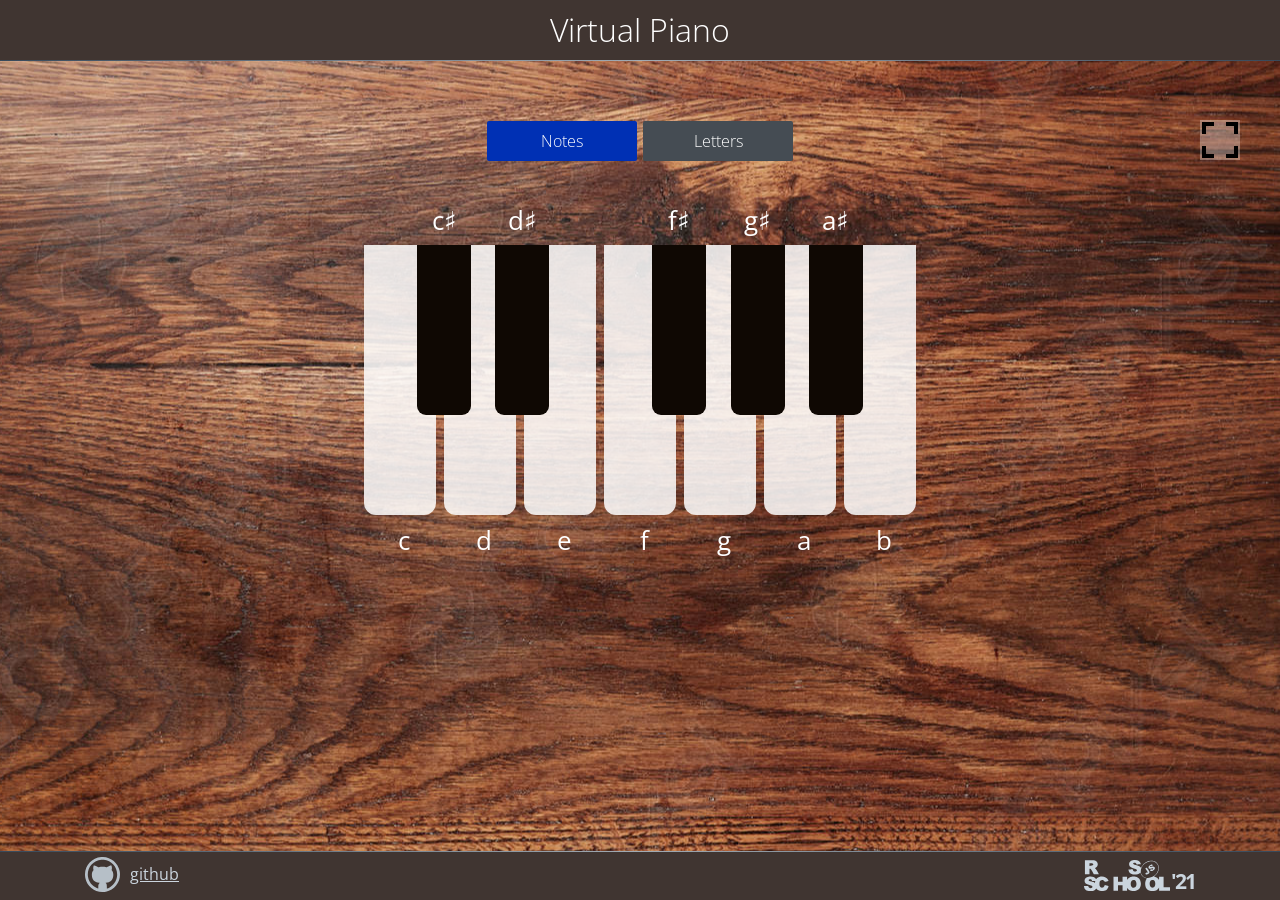
<file: index.html>
<!DOCTYPE html>
<html lang="en">
  <head>
    <meta charset="UTF-8" />
    <meta http-equiv="X-UA-Compatible" content="IE=edge" />
    <meta name="viewport" content="width=device-width, initial-scale=1.0" />
    <link href="assets/piano.ico" rel="shortcut icon" />

    <link href="https://fonts.gstatic.com" rel="preconnect" />
    <link
      href="https://fonts.googleapis.com/css2?family=Open+Sans+Condensed:wght@300&family=Open+Sans:wght@300;400;800&display=swap"
      rel="stylesheet"
    />
    <link href="style.css" rel="stylesheet" />
    <title>virtual-piano</title>
  </head>

  <body>
    <header class="header">
      <h1 class="header-title">Virtual Piano</h1>
    </header>
    <main class="main">
      <div class="btn-container">
        <button class="btn btn-notes btn-active">Notes</button>
        <button class="btn btn-letters">Letters</button>
      </div>
      <div class="piano">
        <div class="piano-key" data-letter="D" data-note="c"></div>
        <div class="piano-key" data-letter="F" data-note="d"></div>
        <div class="piano-key" data-letter="G" data-note="e"></div>
        <div class="piano-key" data-letter="H" data-note="f"></div>
        <div class="piano-key" data-letter="J" data-note="g"></div>
        <div class="piano-key" data-letter="K" data-note="a"></div>
        <div class="piano-key" data-letter="L" data-note="b"></div>
        <div class="keys-sharp">
          <div class="piano-key sharp" data-letter="R" data-note="c♯"></div>
          <div class="piano-key sharp" data-letter="T" data-note="d♯"></div>
          <div class="piano-key sharp none"></div>
          <div class="piano-key sharp" data-letter="U" data-note="f♯"></div>
          <div class="piano-key sharp" data-letter="I" data-note="g♯"></div>
          <div class="piano-key sharp" data-letter="O" data-note="a♯"></div>
        </div>
      </div>
      <button class="fullscreen openfullscreen"></button>
    </main>
    <footer class="footer">
      <div class="footer-container">
        <a
          class="github"
          href="https://github.com/katiandrews"
          target="_blank"
          rel="noopener noreferrer"
          >github</a
        >
        <a
          class="rss"
          href="https://rs.school/js/"
          target="_blank"
          rel="noopener noreferrer"
        >
          <span class="rss-year">'21</span>
        </a>
      </div>
    </footer>
    <script src="virtual-piano.js"></script>
  </body>
</html>
</file>
<file: style.css>
* {
	padding: 0;
	margin: 0;
	box-sizing: border-box;
	user-select: none;
}

a:focus {
	outline: 0;
}

html {
	background: #403531;
}

body {
	min-height: 100vh;
	background-color: #403531;
	font-family: "Open Sans", Arial, Helvetica, sans-serif;
	background: #403531;
	overflow-x: hidden;
}

.header {
	text-align: center;
	width: 100%;
	border-bottom: 1px solid;
	border-image-slice: 1;
	border-image-source: linear-gradient(to left, #38495a, #a2abb3, #38495a);
}

.header-title {
	line-height: 60px;
	font-weight: 300;
	color: #fff;
}

.main {
	min-height: calc(100vh - 110px);
	padding: 60px 10px 0;
	display: flex;
	flex-direction: column;
	justify-content: flex-start;
	align-items: space-between;
	width: 100%;
	margin: 0 auto;
	background: url(assets/img/piano-bg.jpg) center repeat;
}

.btn-container {
	display: flex;
	justify-content: space-between;
	width: 306px;
	height: 40px;
	margin: 0 auto;
	margin-bottom: 80px;
}

.btn {
	width: 150px;
	height: 40px;
	padding: 0 10px;
	background-color: #454c53;
	border: 0;
	border-radius: 2px;
	font-family: "Open Sans", sans-serif;
	font-size: 16px;
	font-weight: 300;
	color: #fff;
	outline: 0;
	cursor: pointer;
	transition: 0.3s;
}

.btn:not(.btn-active):hover {
	background-color: #515961;
}

.btn:active {
	background-color: #0050c9;
}

.btn-active {
	background-color: #0030b4;
}

.btn-active:hover {
	background-color: #0040c9;
}

.piano {
	position: relative;
	display: flex;
	justify-content: space-between;
	width: 100%;
	height: 270px;
	max-width: 560px;
	margin: 0 auto 60px;
}

.piano-key {
	position: relative;
	width: 80px;
	height: 270px;
	background-color: rgba(255, 255, 255, 0.85);
	/* border: 4px solid #5e3921; */
	margin: 4px;
	border-radius: 0px 0px 12px 12px;
	transition: 0.3s;
	cursor: pointer;
}

.piano-key:hover {
	background-color: #ffffff;
}

.piano .active {
	transform: scale(0.8);
}

.keys-sharp {
	position: absolute;
	top: 0;
	bottom: 0;
	left: 53px;
	right: 53px;
	display: flex;
	justify-content: space-between;
	pointer-events: none;
}

.piano-key.sharp {
	width: 54px;
	height: 170px;
	background-color: #0f0803;
	border: 0;
	border-radius: 0px 0px 9px 9px;
	top: 0;
	z-index: 3;
	pointer-events: auto;
	transform-origin: center top;
	/* margin: 0px; */
}

.piano-key.sharp:hover {
	background-color: #1f1f1f;
}

.piano-key.piano-key-active,
.piano-key.sharp.piano-key-active {
	transform: scale(0.96);
}

.piano-key.none {
	background-color: transparent;
	border: 0;
	border-radius: 0;
	pointer-events: none;
}

.piano-key::before,
.piano-key::after {
	content: attr(data-note);
	position: absolute;
	width: 40px;
	height: 40px;
	font-size: 26px;
	line-height: 40px;
	text-align: center;
	color: #ffffff;
	bottom: -45px;
	left: 20px;
	transition: 0.3s;
	pointer-events: none;
}

.piano-key::after {
	display: none;
	content: attr(data-letter);
	pointer-events: none;
}

.piano-key:hover::before,
.piano-key:hover::after {
	color: #f1cbb3;
}

.sharp:active {
	border-top: 0;
}

.piano-key.sharp::before,
.piano-key.sharp::after {
	pointer-events: none;
	bottom: 175px;
	left: 7px;
}

.piano-key.letter::before {
	display: none;
}

.piano-key.letter::after {
	display: block;
}

.piano-key-letter::before {
	content: attr(data-letter);
}

.piano-key-remove-mouse:active::before {
	color: #a2abb3;
}

.piano-key-active-pseudo:hover::after,
.piano-key-active-pseudo:hover::before,
.piano .piano-key-active::after,
.piano .piano-key-active::before {
	color: #0040c9;
}

.fullscreen {
	position: fixed;
	top: 120px;
	right: 40px;
	width: 40px;
	height: 40px;
	background-color: rgba(255, 255, 255, 0.3);
	border: 0;
	outline: 0;
	background-size: contain;
	transition: 0.3s;
	cursor: pointer;
	background-image: url("assets/svg/fullscreen-open.svg");
}

.fullscreen:hover {
	background-color: rgba(255, 255, 255, 0.5);
}

:-webkit-full-screen .fullscreen {
	background-image: url("assets/svg/fullscreen-exit.svg");
}

.footer {
	border-top: 1px solid;
	border-image-slice: 1;
	border-image-source: linear-gradient(to left, #38495a, #a2abb3, #38495a);
}

.footer-container {
	padding: 0 15px;
	display: flex;
	justify-content: space-between;
	align-items: center;
	width: 100%;
	max-width: 1140px;
	margin: 0 auto;
}

.github {
	display: block;
	width: 120px;
	height: 45px;
	padding-left: 45px;
	background-image: url("assets/svg/github.svg");
	background-size: 35px;
	background-repeat: no-repeat;
	background-position: left center;
	line-height: 45px;
	color: #cbd5de;
	font-size: 16px;
	font-family: "Open Sans", sans-serif;
	transition: 0.3s;
}

.github:hover {
	color: #fff;
}

.rss {
	display: block;
	position: relative;
	font-family: "Open Sans", sans-serif;
	width: 86px;
	height: 32px;
	background-image: url("assets/svg/rss.svg");
	background-size: contain;
	background-repeat: no-repeat;
	background-position: left center;
	padding-right: 111px;
}

.rss-year {
	position: absolute;
	bottom: 0;
	right: 0;
	font-size: 21px;
	letter-spacing: -2px;
	color: #cbd5de;
	line-height: 0.9;
	font-weight: bold;
	transition: 0.3s;
}

.rss:hover .rss-year {
	right: -5px;
	letter-spacing: 0;
}

@media (max-width: 768px) {
	.fullscreen {
		top: 10px;
		right: 20px;
		width: 40px;
		height: 40px;
	}
}

@media (max-width: 600px) {
	.main {
		padding-top: 40px;
	}

	.piano {
		width: 310px;
		height: 160px;
	}

	.piano-key {
		width: 44px;
		height: 160px;
		border-radius: 0px 0px 8px 8px;
		border: 2px solid #313940;
	}

	.keys-sharp {
		left: 26px;
		right: 26px;
	}

	.piano-key.sharp {
		width: 36px;
		height: 100px;
		border-radius: 0px 0px 6px 6px;
	}

	.piano-key::before,
	.piano-key::after {
		width: 30px;
		height: 30px;
		font-size: 22px;
		bottom: -35px;
		left: 7px;
		font-size: 22px;
	}

	.piano-key.sharp::before,
	.piano-key.sharp::after {
		bottom: 115px;
		left: 3px;
	}

	.btn-container {
		width: 244px;
		height: 40px;
		margin-bottom: 80px;
	}

	.btn {
		width: 120px;
		height: 40px;
	}
}
</file>
